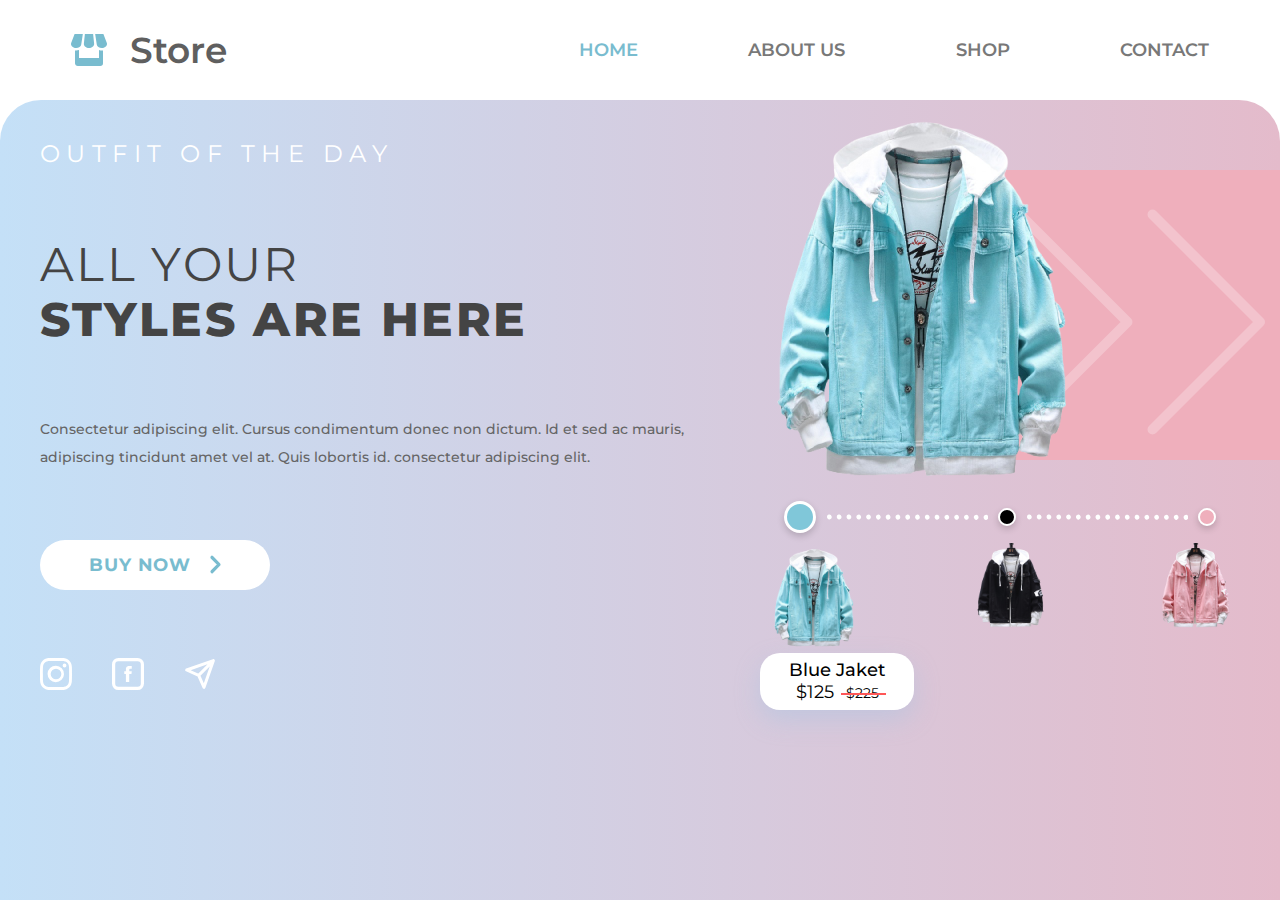
<file: index.html>
<!DOCTYPE html><html lang="en">  <head>    <meta charset="UTF-8" />    <meta name="viewport" content="width=device-width, initial-scale=1.0" />    <link rel="shortcut icon" href="img/favicon.ico" />    <link rel="stylesheet" href="css/style.min.css" />    <title>Fashion Landing Page</title>  </head>  <body>    <div class="wrapper _container"><!-- <HEADER>================================================== --><header class="header">  <div class="header__container">    <div class="header__logo">      <a href="http://artm.sbs">        <picture><source srcset="img/header/logo.svg" type="image/webp"><img src="img/header/logo.svg" alt="Logo" /></picture>        <div>Store</div>      </a>    </div>    <div class="header__opacity-bg"></div>    <div class="header__menu menu">      <div class="menu__icon"><span></span></div>      <nav class="menu__body">        <ul class="menu__list">          <li class="menu__item _btn-actH"><a data-goto=".page" class="menu__link" href="#" onmousedown="Page()">Home</a></li>          <li class="menu__item"><a data-goto=".about-us" class="menu__link" href="#" onmousedown="aboutUs()">About us</a></li>          <li class="menu__item"><a data-goto=".page" class="menu__link" href="#" onmousedown="shop()">Shop</a></li>          <li class="menu__item"><a data-goto=".page" class="menu__link" href="#" onmousedown="contact()">Contact</a></li>        </ul>      </nav>    </div>  </div></header><!-- <HEADER>================================================== --> <!-- Page================================================== --><div class="page" id="pageE">  <div class="page__text-mb">Outfit of the day</div>  <div class="page__text text-page">    <div class="text-page__text-top">Outfit of the day</div>    <div class="text-page__title">      All your <br />      <span>styles are here</span>    </div>    <div class="text-page__text-bottom">Consectetur adipiscing elit. Cursus condimentum donec non dictum. Id et <br />sed ac mauris, adipiscing tincidunt amet vel at. Quis lobortis id. <br />consectetur adipiscing elit.</div>    <a class="text-page__btn" href="javascript:PopUpShow()"><span>buy now</span> <picture><source srcset="img/body/vector_btn.svg" type="image/webp"><img src="img/body/vector_btn.svg" alt="" /></picture></a>    <div class="text-page__social">      <a href="#"><picture><source srcset="img/footer/inst.svg" type="image/webp"><img src="img/footer/inst.svg" alt="" /></picture></a>      <a href="#"><picture><source srcset="img/footer/fb.svg" type="image/webp"><img src="img/footer/fb.svg" alt="" /></picture></a>      <a href="#"><picture><source srcset="img/footer/tlg.svg" type="image/webp"><img src="img/footer/tlg.svg" alt="" /></picture></a>    </div>  </div>  <div class="page__jackets jackets" id="jacketBlue">    <div class="jackets__big jackets__big_blue"></div>    <div class="jackets__colors colors">      <div class="colors__btns btns">        <a class="btns__circle blue-circle" style="width: 32px; height: 32px; border: 3px solid #ffffff"></a>        <div class="btns__points"></div>        <input type="button" onmousedown="blueBlack()" class="btns__circle black-circle" />        <div class="btns__points"></div>        <input type="button" onmousedown="blueRed()" class="btns__circle red-circle" />      </div>    </div>    <div class="jackets__prices prices">      <div class="prices__wrapper-img">        <div class="prices__small-jacket prices__small-jacket_blue" style="width: 110px; height: 110px"></div>        <div class="prices__small-jacket prices__small-jacket_black" style="width: 90px; height: 90px"></div>        <div class="prices__small-jacket prices__small-jacket_red" style="width: 90px; height: 90px"></div>      </div>      <div class="prises__wrapper-text prises__wrapper-text_blue">        <div class="prices__body prices__body_blue">          <div class="prices__text">            <div class="prices__name">Blue Jaket</div>            <div class="prices__new-old">$125 <span>$225</span></div>          </div>        </div>        <div class="prices__body prices__body_black" style="display: none">          <div class="prices__text">            <div class="prices__name">Black Jaket</div>            <div class="prices__new-old">$125 <span>$225</span></div>          </div>        </div>        <div class="prices__body prices__body_red" style="display: none">          <div class="prices__text">            <div class="prices__name">Pink Jaket</div>            <div class="prices__new-old">$125 <span>$225</span></div>          </div>        </div>      </div>    </div>  </div>  <div class="page__jackets jackets" id="jacketBlack" style="display: none">    <div class="jackets__big jackets__big_black"></div>    <div class="jackets__colors colors">      <div class="colors__btns btns">        <input type="button" onmousedown="blackBlue()" class="btns__circle blue-circle" />        <div class="btns__points"></div>        <a class="btns__circle black-circle" style="width: 32px; height: 32px; border: 3px solid #ffffff"></a>        <div class="btns__points"></div>        <input type="button" onmousedown="blackRed()" class="btns__circle red-circle" />      </div>    </div>    <div class="jackets__prices prices">      <div class="prices__wrapper-img">        <div class="prices__small-jacket prices__small-jacket_blue" style="width: 90px; height: 90px"></div>        <div class="prices__small-jacket prices__small-jacket_black" style="width: 110px; height: 110px"></div>        <div class="prices__small-jacket prices__small-jacket_red" style="width: 90px; height: 90px"></div>      </div>      <div class="prises__wrapper-text prises__wrapper-text_black">        <div class="prices__body prices__body_black">          <div class="prices__text">            <div class="prices__name">Black Jaket</div>            <div class="prices__new-old">$125 <span>$225</span></div>          </div>        </div>      </div>    </div>  </div>  <div class="page__jackets jackets" id="jacketRed" style="display: none">    <div class="jackets__big jackets__big_red"></div>    <div class="jackets__colors colors">      <div class="colors__btns btns">        <input type="button" onmousedown="redBlue()" class="btns__circle blue-circle" />        <div class="btns__points"></div>        <input type="button" onmousedown="redBlack()" class="btns__circle black-circle" />        <div class="btns__points"></div>        <a class="btns__circle red-circle" style="width: 32px; height: 32px; border: 3px solid #ffffff"></a>      </div>    </div>    <div class="jackets__prices prices">      <div class="prices__wrapper-img">        <div class="prices__small-jacket prices__small-jacket_blue" style="width: 90px; height: 90px"></div>        <div class="prices__small-jacket prices__small-jacket_black" style="width: 90px; height: 90px"></div>        <div class="prices__small-jacket prices__small-jacket_red" style="width: 110px; height: 110px"></div>      </div>      <div class="prises__wrapper-text prises__wrapper-text_red">        <div class="prices__body prices__body_red">          <div class="prices__text">            <div class="prices__name">Pink Jaket</div>            <div class="prices__new-old">$125 <span>$225</span></div>          </div>        </div>      </div>    </div>  </div></div><!-- Page END================================================== --> <div class="about-us" id="about-usS">  <div class="about-us__name"><h1>Name of our company</h1></div>  <div class="about-us__description">    Lorem ipsum dolor sit amet consectetur adipisicing elit. Iure aliquid nostrum quos perferendis accusantium ab, error laboriosam ipsam repudiandae porro eos ea dolorum eligendi itaque assumenda commodi numquam! Sint, molestias. Lorem ipsum dolor sit amet consectetur adipisicing elit. Eaque, repellat exercitationem tenetur facilis provident explicabo sapiente a rem ipsa, neque labore ea autem    quibusdam, amet nemo? Quia eveniet ad vero! Lorem ipsum dolor sit amet consectetur adipisicing elit. Quas ut dolor quaerat. Tempore nihil natus aperiam sequi nesciunt. Deserunt velit iste assumenda nam, fuga praesentium ea sed nihil doloribus natus.Lorem ipsum dolor sit amet consectetur adipisicing elit. Iure aliquid nostrum quos perferendis accusantium ab, error laboriosam ipsam repudiandae    porro eos ea dolorum eligendi itaque assumenda commodi numquam! Sint, molestias. Lorem ipsum dolor sit amet consectetur adipisicing elit. Eaque, repellat exercitationem tenetur facilis provident explicabo sapiente a rem ipsa, neque labore ea autem quibusdam, amet nemo? Quia eveniet ad vero! Lorem ipsum dolor sit amet consectetur adipisicing elit. Quas ut dolor quaerat. Tempore nihil natus    aperiam sequi nesciunt. Deserunt velit iste assumenda nam, fuga praesentium ea sed nihil doloribus natus.Lorem ipsum dolor sit amet consectetur adipisicing elit. Iure aliquid nostrum quos perferendis accusantium ab, error laboriosam ipsam repudiandae porro eos ea dolorum eligendi itaque assumenda commodi numquam! Sint, molestias. Lorem ipsum dolor sit amet consectetur adipisicing elit. Eaque,    repellat exercitationem tenetur facilis provident explicabo sapiente a rem ipsa, neque labore ea autem quibusdam, amet nemo? Quia eveniet ad vero! Lorem ipsum dolor sit amet consectetur adipisicing elit. Quas ut dolor quaerat. Tempore nihil natus aperiam sequi nesciunt. Deserunt velit iste assumenda nam, fuga praesentium ea sed nihil doloribus natus.  </div>  <div class="about-us__logo">    <picture><source srcset="img/about-us/logo.svg" type="image/webp"><img src="img/about-us/logo.svg" alt="Logo" /></picture>  </div></div> <div class="shop" id="shopP">  <div class="shop__container"><a href="#">This is a link to the website of our shop</a></div></div> <div class="contact" id="contactT">  <div class="contact__title">    <h2>Our contacts</h2>  </div>  <div class="contact__body body-contact">    <ul class="body-contact__list">      <li class="body-contact__item">        Telephone:        <a href="tel:000000000000">+000000000000</a>      </li>      <li class="body-contact__item">        Email:        <a href="mailto:000000000000">store@rambler.ru</a>      </li>      <li class="body-contact__item">        Telegram:        <a href="tg://resolve?domain=NikName">@nickName</a>      </li>    </ul>    <div class="body-contact__work-time work-time">      <div class="work-time__title">Working hours:</div>      <div class="work-time__weekdays"><span>Weekdays:</span> 9.00am-8.00pm</div>      <div class="work-time__satuday"><span>Saturday:</span> 10.00am-4.00pm</div>      <div class="work-time__sanday"><span>Sunday:</span> сlosed</div>    </div>  </div>  <div class="contact__adress-body adress-body">    <div class="adress-body__adress">Adress: <span>New York USA, Christopher Street</spa></div>    <div class="_adress2">New York USA, Christopher Street</div>    <div class="adress-body__map">      <iframe src="https://www.google.com/maps/embed?pb=!1m18!1m12!1m3!1d387190.2798953385!2d-74.2598694625961!3d40.697670066951815!2m3!1f0!2f0!3f0!3m2!1i1024!2i768!4f13.1!3m3!1m2!1s0x89c24fa5d33f083b%3A0xc80b8f06e177fe62!2z0J3RjNGOLdCZ0L7RgNC6LCDQodCo0JA!5e0!3m2!1sru!2sua!4v1640105140603!5m2!1sru!2sua" allowfullscreen="" loading="lazy"></iframe>    </div>  </div>  <div class="contact__body"></div></div></div>    <!-- <!-- ФОРМА ЗАКАЗА=================================================================== --><div class="checkout" id="popup1">  <form action="send.php" method="post" class="checkout__form form">    <div class="form__color">      <div class="form__dnwnl" id="dwnlD"></div>      <div class="form__jackets jacketsForm">        <div class="jacketsForm__Blue" id="jacketsFormBlue">          <picture><source srcset="img/body/blue105.svg" type="image/webp"><img src="img/body/blue105.svg" alt="Blue jackets"></picture>        </div>        <div class="jacketsForm__Black" id="jacketsFormBlack" style="display: none;">          <picture><source srcset="img/body/jacketBlack.svg" type="image/webp"><img src="img/body/jacketBlack.svg" alt="Black jackets"></picture>        </div>        <div class="jacketsForm__Red" id="jacketsFormRed" style="display: none;">          <picture><source srcset="img/body/jacketRed.svg" type="image/webp"><img src="img/body/jacketRed.svg" alt="Red jackets"></picture>        </div>      </div>      <div class="form__colorBody colorBody">        <div class="colorBody__item">          <input onclick="formJacketBlue()" id="Blue_Jacket" type="radio" name="chooseColors" class="colorBody__input" checked value="Blue">          <label for="Blue_Jacket" class="colorBody__label">Blue</label>        </div>        <div class="colorBody__item">          <input onclick="formJacketBlack()" id="Black_Jacket" type="radio" name="chooseColors" class="colorBody__input" value="Black">          <label for="Black_Jacket" class="colorBody__label">Black</label>        </div>        <div class="colorBody__item">          <input onclick="formJacketRed()" id="Red_Jacket" type="radio" name="chooseColors" class="colorBody__input" value="Pink">          <label for="Red_Jacket" class="colorBody__label">Pink</label>        </div>      </div>    </div>    <div class="form__shipping shipping">      <h2>Shipping Information</h2>      <div class="shipping__item">        <!-- <label for="firtName" class="shipping__label">First Name:</label> <br> -->        <input id="firstName" type="text" name="first_name" class="shipping__input" placeholder="First name" required>      </div>      <div class="shipping__item">        <!-- <label for="lastName" class="shipping__label">Last Name:</label><br> -->        <input id="lastName" type="text" name="last_name" class="shipping__input" placeholder="Last name">      </div>      <div class="shipping__item">        <!-- <label for="city" class="shipping__label">City:</label><br> -->        <input id="city" type="text" name="city" class="shipping__input" placeholder="City">      </div>      <div class="shipping__item">        <!-- <label for="adress" class="shipping__label">Address:</label><br> -->        <input id="adress" type="text" name="adress" class="shipping__input" placeholder="Adress">      </div>    </div>    <div class="form__contact contact-form">      <h2>Contact Information</h2>      <div class="contact-form__item">        <!-- <label for="formEmail" class="contact-form__label">Email Address:</label> -->        <input required id="formEmail" type="email" name="email" class="contact-form__input" placeholder="Email">        <span class="form__error">This field should contain email in the format: example@site.com</span>      </div>      <div class="contact-form__item">        <!-- <label for="number" class="contact-form__label">Phone Number:</label> -->        <input required id="number" type="text" name="number" class="contact-form__input" placeholder="Phone number" pattern="+380 [0-9] {9}" minlength="13" maxlength="13">        <span class="form__error">This field should contain a phone number in the format: +380995689514</span>      </div>      <div class="contact-form__item">        <!-- <label for="formMessage" class="contact-form__label">Comment</label> -->        <textarea name="message" id="formMessage" class="contact-form__input" placeholder="Comment..."></textarea>      </div>      <div class="contact-form__checkbox checkbox">        <input id="formAgreement" checked type="checkbox" name="agreement" class="checkbox__input" required>        <label for="formAgreement" class="checkbox__label"><span>I agree with <a>Terms</a> conditions and <a>Privacy policy</a></span></label>      </div>    </div>    <input type="submit" name="submit" value="confirm" class="form__btn" onclick="if(!this.form.agreement.checked){alert('You must agree to the terms first.');return false}" onmousedown="dwnld()">    <a href="javascript:PopUpHide()" class="form__close" ></a>    </form>  </div></div><!-- ФОРМА ЗАКАЗА END================================================================ -->    <script src="http://code.jquery.com/jquery-3.6.0.min.js"></script>    <script src="js/script.min.js"></script>  </body></html>
</file>
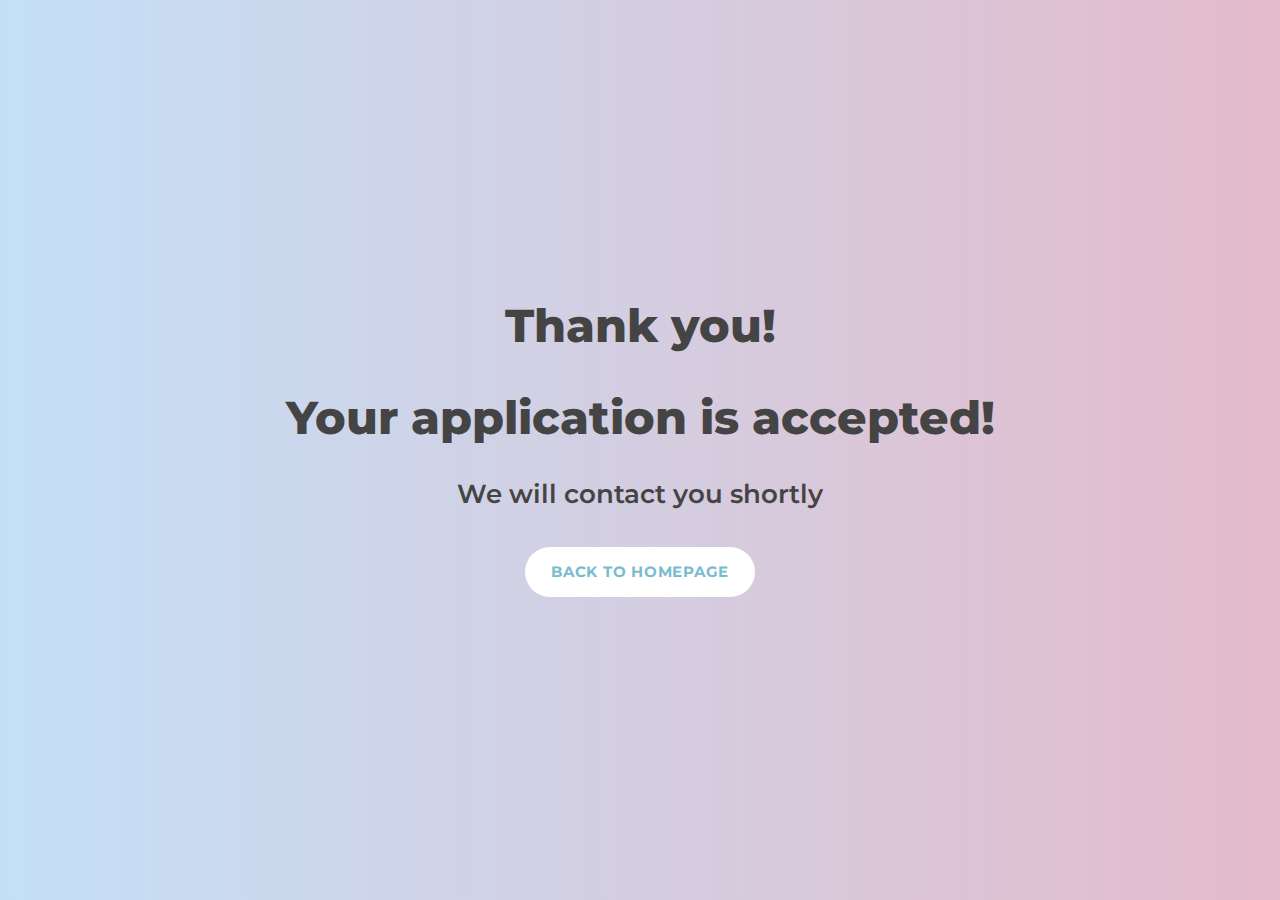
<file: thanks.html>
<!DOCTYPE html><html lang="en">  <head>    <meta charset="UTF-8" />    <meta http-equiv="X-UA-Compatible" content="IE=edge" />    <meta name="viewport" content="width=device-width, initial-scale=1.0" />    <link rel="shortcut icon" href="img/favicon.ico" />    <link rel="stylesheet" href="css/style.min.css" />    <title>Your application is accepted!</title>  </head>  <body>    <div class="thanks _container">      <h1 class="thanks__main-tittle">        <span>Thank you!</span><br>        <span>Your application is accepted!</spa>      </h1>      <h2 class="thanks__tittle">We will contact you shortly</h2>      <a href="http://artm.sbs" class="thanks__link"><span>back to Homepage</spa></a>    </div>  </body></html>
</file>
<file: css/style.min.css>
@charset "UTF-8";@import url(https://fonts.googleapis.com/css?family=Montserrat:400,500,600,700,800,regular);::-webkit-scrollbar{width:5px}::-webkit-scrollbar-track{-webkit-box-shadow:inset 0 0 6px rgba(0,0,0,.3);border-radius:10px}::-webkit-scrollbar-thumb{border-radius:10px;-webkit-box-shadow:inset 0 0 6px rgba(0,0,0,.5)}::-webkit-scrollbar-button{height:5px}*{padding:0;margin:0;border:0}*,:after,:before{-webkit-box-sizing:border-box;box-sizing:border-box}aside,footer,header,nav,section{display:block}body,html{height:100%;min-width:320px;scrollbar-color:rgba(0,0,0,.05) rgba(0,0,0,.1);scrollbar-width:thin}body{line-height:1;font-family:Montserrat;-ms-text-size-adjust:100%;-moz-texmt-size-adjust:100%;-webkit-text-size-adjust:100%}button,input,textarea{font-family:Montserrat;font-size:inherit}input::-ms-clear{display:none}input{cursor:pointer}button{cursor:pointer;background-color:inherit}button::-moz-focus-inner{padding:0;border:0}a,a:visited{text-decoration:none}a:hover{text-decoration:none}ul li{list-style:none}img{vertical-align:top}h1,h2,h3,h4,h5,h6{font-weight:inherit;font-size:inherit}.wrapper{min-height:100%;overflow:hidden;display:-webkit-box;display:-ms-flexbox;display:flex;-webkit-box-orient:vertical;-webkit-box-direction:normal;-ms-flex-direction:column;flex-direction:column}._container{max-width:1440px;margin:0 auto;-webkit-box-sizing:content-box;box-sizing:content-box}.page{-webkit-box-flex:1;-ms-flex:1 1 auto;flex:1 1 auto}._ibg{position:relative}._ibg img{position:absolute;width:100%;height:100%;top:0;left:0;-o-object-fit:cover;object-fit:cover}.header{position:fixed;width:100%;left:auto;top:0;z-index:10}.header__container{max-width:1440px;display:-webkit-box;display:-ms-flexbox;display:flex;padding:0 5.5555555556%;-webkit-box-pack:justify;-ms-flex-pack:justify;justify-content:space-between;-webkit-box-align:center;-ms-flex-align:center;align-items:center;height:100px;background-color:#fff;position:relative}.header__opacity-bg{display:none}.header__logo a{position:relative;z-index:5;display:-webkit-box;display:-ms-flexbox;display:flex;-webkit-box-align:center;-ms-flex-align:center;align-items:center;-webkit-box-pack:center;-ms-flex-pack:center;justify-content:center}.header__logo a div{font-weight:600;font-size:2.25rem;line-height:2.75rem;margin:0 0 0 23px;color:#5f5f5f}.menu__icon{display:none}.menu__body{outline-offset:-15px;display:-webkit-box;display:-ms-flexbox;display:flex;width:630px;-webkit-box-align:center;-ms-flex-align:center;align-items:center}.menu__list{display:-webkit-box;display:-ms-flexbox;display:flex;-webkit-box-pack:justify;-ms-flex-pack:justify;justify-content:space-between;-ms-flex-wrap:wrap;flex-wrap:wrap;text-transform:uppercase;width:630px;-webkit-transition:all 1s ease 0s;-o-transition:all 1s ease 0s;transition:all 1s ease 0s}.menu__list li:not(:last-child){margin:0}.menu__list li{display:-webkit-box;display:-ms-flexbox;display:flex;-webkit-box-pack:center;-ms-flex-pack:center;justify-content:center;-webkit-box-align:center;-ms-flex-align:center;align-items:center}.menu__link{width:100%;height:100%;display:-webkit-box;display:-ms-flexbox;display:flex;-webkit-box-align:center;-ms-flex-align:center;align-items:center;-webkit-box-pack:center;-ms-flex-pack:center;justify-content:center;color:#787878;font-weight:600;font-size:1.125rem;line-height:124.5%;-webkit-transition:all .2s ease 0s;-o-transition:all .2s ease 0s;transition:all .2s ease 0s}.menu__link:hover{color:#000}._btn-actH{display:-webkit-box;display:-ms-flexbox;display:flex;-webkit-box-pack:center;-ms-flex-pack:center;justify-content:center;-webkit-box-align:center;-ms-flex-align:center;align-items:center;-webkit-transition-duration:-.5s;-o-transition-duration:-.5s;transition-duration:-.5s}._btn-actH a{font-size:1.125rem;line-height:124.5%;color:#79bccf}._btn-actH a:hover{color:#79bccf}._btn-act{background:-webkit-gradient(linear,left top,left bottom,from(#4e7d96),to(#396d89));background:-o-linear-gradient(top,#4e7d96 0,#396d89 100%);background:linear-gradient(180deg,#4e7d96 0,#396d89 100%);-webkit-box-shadow:0 23px 58px rgba(57,109,137,.15);box-shadow:0 23px 58px rgba(57,109,137,.15);border-radius:45px;display:-webkit-box;display:-ms-flexbox;display:flex;-webkit-box-pack:center;-ms-flex-pack:center;justify-content:center;-webkit-box-align:center;-ms-flex-align:center;align-items:center;-webkit-transition-duration:-.5s;-o-transition-duration:-.5s;transition-duration:-.5s;color:#fff}.highlight:hover a svg path{stroke:#4e7d96}.highlight a svg path{stroke:#4e7d96}.page{background:-webkit-gradient(linear,left top,right top,from(#c4e0f7),to(#e4bbcb));background:-o-linear-gradient(left,#c4e0f7,#e4bbcb);background:linear-gradient(90deg,#c4e0f7,#e4bbcb);margin:100px 0 0 0;border-top-left-radius:2.5625rem;border-top-right-radius:2.5625rem;display:-webkit-box;display:-ms-flexbox;display:flex;-webkit-box-pack:justify;-ms-flex-pack:justify;justify-content:space-between;-webkit-box-align:start;-ms-flex-align:start;align-items:flex-start;padding:40px 0 0 80px;height:auto;position:relative}.page::after{position:absolute;content:"";width:507px;height:290px;top:70px;right:-100px;background:url(../img/body/arrow.svg) no-repeat}.text-page{height:550px;display:-webkit-box;display:-ms-flexbox;display:flex;-webkit-box-orient:vertical;-webkit-box-direction:normal;-ms-flex-direction:column;flex-direction:column;-webkit-box-pack:justify;-ms-flex-pack:justify;justify-content:space-between;margin:0}.text-page__text-top{font-size:1.5rem;line-height:1.75rem;letter-spacing:.27em;text-transform:uppercase;color:#fff}.text-page__title{font-weight:400;font-size:4rem;line-height:5.3125rem;letter-spacing:.05em;text-transform:uppercase;color:#444}.text-page__title span{font-weight:800}.text-page__text-bottom{font-weight:500;font-size:.875rem;line-height:1.75rem;color:#656565}.text-page__btn{background:#fff;-webkit-box-shadow:0 7px 20px rgba(121,188,207,.4) ivory;box-shadow:0 7px 20px rgba(121,188,207,.4) ivory;width:230px;height:50px;border-radius:6.25rem;display:-webkit-box;display:-ms-flexbox;display:flex;-webkit-box-orient:horizontal;-webkit-box-direction:normal;-ms-flex-direction:row;flex-direction:row;-webkit-box-align:center;-ms-flex-align:center;align-items:center;-webkit-box-pack:justify;-ms-flex-pack:justify;justify-content:space-between;padding:0 49px 0 49px;-webkit-transition:all .5s ease 0s;-o-transition:all .5s ease 0s;transition:all .5s ease 0s;cursor:pointer}.text-page__btn a{width:100%;height:100%}.text-page__btn:hover{-webkit-box-shadow:0 0 10px 0 rgba(121,188,207,.8) inset,0 0 10px 4px rgba(121,188,207,.8);box-shadow:0 0 10px 0 rgba(121,188,207,.8) inset,0 0 10px 4px rgba(121,188,207,.8)}.text-page__btn span{font-style:normal;font-weight:700;font-size:1.125rem;line-height:1.375rem;letter-spacing:.05em;text-transform:uppercase;color:#79bccf}.text-page__btn img{height:19px;width:11px}.jackets{margin:-40px 0 0 70px;display:-webkit-box;display:-ms-flexbox;display:flex;-webkit-box-orient:vertical;-webkit-box-direction:normal;-ms-flex-direction:column;flex-direction:column;-webkit-box-pack:justify;-ms-flex-pack:justify;justify-content:space-between;-webkit-box-align:start;-ms-flex-align:start;align-items:flex-start;width:620px;position:relative;z-index:2}.jackets__big{width:332px;height:400px}.colors__btns{height:33px;width:33px}.btns{display:-webkit-box;display:-ms-flexbox;display:flex;-webkit-box-pack:justify;-ms-flex-pack:justify;justify-content:space-between;-webkit-box-align:center;-ms-flex-align:center;align-items:center;padding:0 5% 0 5%;width:480px;-webkit-box-sizing:border-box;box-sizing:border-box}.btns__circle{width:18px;height:18px;border:2px solid #fff;-webkit-box-sizing:border-box;box-sizing:border-box;-webkit-box-shadow:0 3px 7px rgba(0,0,0,.18);box-shadow:0 3px 7px rgba(0,0,0,.18);border-radius:50%;-webkit-transition:all 1s ease 0s;-o-transition:all 1s ease 0s;transition:all 1s ease 0s}.btns__points{background-image:url(../img/body/dot.svg);background-repeat:no-repeat;width:162px;height:6.5px}.blue-circle{background:#80c7d9}.black-circle{background:#000}.red-circle{background:#efafbc}.prices{display:-webkit-box;display:-ms-flexbox;display:flex;-webkit-box-orient:vertical;-webkit-box-direction:normal;-ms-flex-direction:column;flex-direction:column;width:480px;-webkit-box-pack:justify;-ms-flex-pack:justify;justify-content:space-between;margin:0;height:170px}.prices__wrapper-img{display:-webkit-box;display:-ms-flexbox;display:flex;-webkit-box-pack:justify;-ms-flex-pack:justify;justify-content:space-between;margin:10px 0 0 0}.prices__small-jacket{-webkit-transition:all 1s ease 0s;-o-transition:all 1s ease 0s;transition:all 1s ease 0s}.prices__small-jacket_blue{background:url(../img/body/jacketBlue.svg) center/cover no-repeat}.prices__small-jacket_black{background:url(../img/body/jacketBlack.svg) center/cover no-repeat}.prices__small-jacket_red{background:url(../img/body/jacketRed.svg) center/cover no-repeat}.prices__body{background:#fff;-webkit-box-shadow:0 10px 25px rgba(152,196,228,.35);box-shadow:0 10px 25px rgba(152,196,228,.35);border-radius:20px;width:154px;height:57px;display:-webkit-box;display:-ms-flexbox;display:flex;-webkit-box-align:center;-ms-flex-align:center;align-items:center;-webkit-box-pack:center;-ms-flex-pack:center;justify-content:center}.prices__text{display:-webkit-box;display:-ms-flexbox;display:flex;-webkit-box-orient:vertical;-webkit-box-direction:normal;-ms-flex-direction:column;flex-direction:column;-webkit-box-align:center;-ms-flex-align:center;align-items:center;-webkit-box-pack:center;-ms-flex-pack:center;justify-content:center}.prices__name{font-weight:500;font-size:1.125rem;line-height:1.375rem;color:#000}.prices__new-old{font-weight:400;font-size:1.125rem;line-height:1.375rem;color:#000}.prices__new-old span{margin:0 0 0 7px;font-size:.875rem;position:relative}.prices__new-old span::after{content:"";width:45px;height:1.5px;background-color:#ff5757;position:absolute;top:9px;left:-5px}.prises__wrapper-text{display:-webkit-box;display:-ms-flexbox;display:flex;-webkit-box-pack:justify;-ms-flex-pack:justify;justify-content:space-between;-ms-flex-item-align:center;align-self:center;padding:0}.text-page__social{margin:0}.text-page__social a{margin:0 36px 0 0}.jackets__big_red{background:url(../img/body/jacketRed.svg) center/cover no-repeat}.jackets__big_blue{background:url(../img/body/jacketBlue.svg) center/cover no-repeat}.jackets__big_black{background:url(../img/body/jacketBlack.svg) center/cover no-repeat}.prises__wrapper-text_red{-ms-flex-item-align:end;align-self:flex-end}.prises__wrapper-text_black{-ms-flex-item-align:center;align-self:center}.prises__wrapper-text_blue{-ms-flex-item-align:start;align-self:flex-start}.page__text-mb{display:none;font-size:.875rem;line-height:1.75rem;letter-spacing:.87em;text-transform:uppercase;color:#fff;-webkit-box-ordinal-group:2;-ms-flex-order:1;order:1;margin:-30px 0 0 0;-ms-flex-item-align:center;align-self:center}.about-us{display:none;background:-webkit-gradient(linear,left top,right top,from(#c4e0f7),to(#e4bbcb));background:-o-linear-gradient(left,#c4e0f7,#e4bbcb);background:linear-gradient(90deg,#c4e0f7,#e4bbcb);border-top-left-radius:2.5625rem;border-top-right-radius:2.5625rem;outline-offset:-5px;margin:100px 0 0 0;padding:40px 40px 40px 40px;-webkit-box-orient:vertical;-webkit-box-direction:normal;-ms-flex-direction:column;flex-direction:column;-webkit-box-align:center;-ms-flex-align:center;align-items:center;-webkit-box-pack:justify;-ms-flex-pack:justify;justify-content:space-between;-webkit-box-flex:1;-ms-flex:1 1 auto;flex:1 1 auto}.about-us__name{font-size:3.4375rem;font-weight:600;color:#5f5f5f;text-align:center}.about-us__description{margin-top:15px}.about-us__logo{border:8px dashed #5f5f5f;display:-webkit-box;display:-ms-flexbox;display:flex;-webkit-box-align:center;-ms-flex-align:center;align-items:center;-webkit-box-pack:center;-ms-flex-pack:center;justify-content:center;padding:15px;margin-top:15px}.about-us__logo img{width:100%;height:100%}.shop{display:none;background:-webkit-gradient(linear,left top,right top,from(#c4e0f7),to(#e4bbcb));background:-o-linear-gradient(left,#c4e0f7,#e4bbcb);background:linear-gradient(90deg,#c4e0f7,#e4bbcb);border-top-left-radius:2.5625rem;border-top-right-radius:2.5625rem;margin:100px 0 0 0;padding:40px 40px 40px 40px;-webkit-box-orient:vertical;-webkit-box-direction:normal;-ms-flex-direction:column;flex-direction:column;-webkit-box-align:center;-ms-flex-align:center;align-items:center;-webkit-box-pack:justify;-ms-flex-pack:justify;justify-content:space-between;-webkit-box-flex:1;-ms-flex:1 1 auto;flex:1 1 auto}.shop__container{width:100%;height:75vh;display:-webkit-box;display:-ms-flexbox;display:flex;-webkit-box-align:center;-ms-flex-align:center;align-items:center;-webkit-box-pack:center;-ms-flex-pack:center;justify-content:center}.contact{display:none;background:-webkit-gradient(linear,left top,right top,from(#c4e0f7),to(#e4bbcb));background:-o-linear-gradient(left,#c4e0f7,#e4bbcb);background:linear-gradient(90deg,#c4e0f7,#e4bbcb);border-top-left-radius:2.5625rem;border-top-right-radius:2.5625rem;margin:100px 0 0 0;padding:30px 40px 40px 30px;-webkit-box-orient:vertical;-webkit-box-direction:normal;-ms-flex-direction:column;flex-direction:column;-webkit-box-align:center;-ms-flex-align:center;align-items:center;-webkit-box-pack:justify;-ms-flex-pack:justify;justify-content:space-between;-webkit-box-flex:1;-ms-flex:1 1 auto;flex:1 1 auto}.contact__title{-ms-flex-item-align:start;align-self:flex-start;font-size:3.5rem;font-weight:600;color:#444;margin:0 0 40px 0}.body-contact{width:100%;display:-webkit-box;display:-ms-flexbox;display:flex;-ms-flex-pack:distribute;justify-content:space-around}.body-contact__item{padding:0 0 0 30px}.body-contact__item:not(:last-child){margin:0 0 20px 0}.body-contact__item:nth-child(1){background:url(../img/contact/tel.svg) 0 0/auto 100% no-repeat}.body-contact__item:nth-child(2){background:url(../img/contact/email.svg) 0 0/auto 100% no-repeat}.body-contact__item:nth-child(3){background:url(../img/contact/tlg.svg) 0 0/auto 100% no-repeat}.body-contact__item a{color:#000;-webkit-transition:all .5s ease 0s;-o-transition:all .5s ease 0s;transition:all .5s ease 0s}.body-contact__item a:hover{color:#9650e4}.work-time div:not(:last-child){margin:0 0 15px 0}.work-time span{font-weight:500}.work-time__title{font-weight:600;color:#444}.adress-body{width:100%;padding:25px 40px 0 40px;display:-webkit-box;display:-ms-flexbox;display:flex;-webkit-box-orient:vertical;-webkit-box-direction:normal;-ms-flex-direction:column;flex-direction:column}.adress-body__adress{font-weight:600;margin:0 0 30px 0;background:url(../img/contact/loc.svg) 0 0/auto 100% no-repeat;padding:0 0 0 20px}.adress-body__adress span{font-weight:400}.adress-body__map{padding:0 0 22% 0;overflow:hidden;position:relative;max-width:600px;min-height:250px}.adress-body__map iframe{width:100%;height:100%;-o-object-fit:cover;object-fit:cover;-o-object-position:center;object-position:center;position:absolute;top:0;left:0}._adress2{display:none}.checkout{width:100%;min-height:100%;background-color:rgba(0,0,0,.5);overflow:hidden;position:fixed;top:0;left:0;right:0;z-index:10;display:-webkit-box;display:-ms-flexbox;display:flex;-webkit-box-pack:center;-ms-flex-pack:center;justify-content:center;-webkit-box-align:center;-ms-flex-align:center;align-items:center;z-index:9999}.form{overflow-y:auto;height:95vh;width:500px;background-color:#d5cbde;color:#000;border-radius:15px;padding:10px 20px 15px 20px;display:-webkit-box;display:-ms-flexbox;display:flex;-webkit-box-orient:vertical;-webkit-box-direction:normal;-ms-flex-direction:column;flex-direction:column;-webkit-box-pack:justify;-ms-flex-pack:justify;justify-content:space-between;position:relative;border:2px solid #fff;-webkit-box-sizing:border-box;box-sizing:border-box;z-index:15;-webkit-transition:all 1s ease 0s;-o-transition:all 1s ease 0s;transition:all 1s ease 0s}.form__title{-ms-flex-item-align:center;align-self:center;font-size:1.75rem;font-weight:700}.form__btn{min-height:50px;border-radius:25px;width:40%;-ms-flex-item-align:center;align-self:center;background-color:#79bccf;color:#fff;font-weight:600;font-size:1.25rem;text-transform:uppercase;letter-spacing:3px;margin:15px 0 0 0}.shipping h2{font-weight:600;font-size:1.0625rem;margin:0 0 10px 0;text-transform:uppercase;text-align:center}.shipping__item:invalid:required{border:3px solid red}.shipping__input{width:100%;height:33px;border-radius:15px;padding:0 15px;font-size:1.0625rem;font-weight:500;margin:0 0 10px 0}.jacketsForm{display:-webkit-box;display:-ms-flexbox;display:flex;-webkit-box-pack:center;-ms-flex-pack:center;justify-content:center;-webkit-box-align:center;-ms-flex-align:center;align-items:center}.jacketsForm img{width:150px;height:150px;border-radius:15px;background-color:#d5cbde}.form__close{position:fixed;right:25px;top:35px;width:30px;height:5px}.form__close::before{content:"";width:30px;height:3px;background-color:#fff;position:absolute;-webkit-transform:rotate(-45deg);-ms-transform:rotate(-45deg);transform:rotate(-45deg)}.form__close::after{content:"";width:30px;height:3px;background-color:#fff;position:absolute;-webkit-transform:rotate(45deg);-ms-transform:rotate(45deg);transform:rotate(45deg)}.colorBody{display:-webkit-box;display:-ms-flexbox;display:flex;-ms-flex-pack:distribute;justify-content:space-around;-webkit-box-align:center;-ms-flex-align:center;align-items:center;margin:0 0 15px 0}.colorBody__input{display:none}.colorBody__label{font-size:16px;line-height:140%;display:-webkit-inline-box;display:-ms-inline-flexbox;display:inline-flex;-webkit-box-align:center;-ms-flex-align:center;align-items:center;position:relative;cursor:pointer}.colorBody__label::before{content:"";-ms-flex-item-align:start;align-self:flex-start;-webkit-box-flex:0;-ms-flex:0 0 20px;flex:0 0 20px;height:20px;background-color:#fff;border-radius:50%;margin:0 10px 0 0}.colorBody__label::after{-webkit-transition:-webkit-transform .5s ease 0s;transition:-webkit-transform .5s ease 0s;-o-transition:transform .5s ease 0s;transition:transform .5s ease 0s;transition:transform .5s ease 0s,-webkit-transform .5s ease 0s;content:"";width:12px;height:12px;position:absolute;top:4px;left:4px;background-color:#333;border-radius:50%;-webkit-transform:scale(0);-ms-transform:scale(0);transform:scale(0)}.colorBody__input:checked+.colorBody__label::after{-webkit-transform:scale(1);-ms-transform:scale(1);transform:scale(1)}.contact-form h2{font-weight:600;font-size:1.0625rem;margin:0 0 10px 0;text-transform:uppercase;text-align:center}.contact-form__input{width:100%;height:33px;border-radius:15px;padding:5px 15px 5px 15px;font-size:1.0625rem;font-weight:500;margin:0 0 10px 0}.contact-form__item textarea{height:60px;resize:none;padding:5px 15px 5px 15px}.checkbox{display:-webkit-box;display:-ms-flexbox;display:flex;-webkit-box-align:center;-ms-flex-align:center;align-items:center;-webkit-box-pack:start;-ms-flex-pack:start;justify-content:flex-start}.checkbox__input{display:none}.checkbox__label{font-size:.8125rem;letter-spacing:1px;position:relative}.checkbox__label span{margin:0 0 0 25px}.checkbox__label span a{cursor:pointer;color:#00708f}.checkbox__label::before{content:"";position:absolute;width:16px;height:16px;background-color:#fff;border-radius:3px;top:-2px;left:0}.checkbox__label::after{content:"";position:absolute;width:9px;height:9px;background-color:#000;border-radius:3px;top:1.5px;left:3.5px;-webkit-transform:scale(0);-ms-transform:scale(0);transform:scale(0)}.checkbox__input:checked+.checkbox__label::after{-webkit-transform:scale(1);-ms-transform:scale(1);transform:scale(1)}.form__error{color:red;text-align:left;font-size:.75rem;display:block;margin:-5px 0 5px 10px;display:none;font-weight:500}input:valid:not(:-moz-placeholder-shown){border-color:green}input:valid:not(:-ms-input-placeholder){border-color:green}input:valid:not(:placeholder-shown){border-color:green}input:invalid:not(:-moz-placeholder-shown){border:2px solid red}input:invalid:not(:-ms-input-placeholder){border:2px solid red}input:invalid:not(:placeholder-shown){border:2px solid red}input:invalid:not(:-moz-placeholder-shown)+.form__error{display:block}input:invalid:not(:-ms-input-placeholder)+.form__error{display:block}input:invalid:not(:placeholder-shown)+.form__error{display:block}.thanks{max-width:1440px;height:100%;overflow:hidden;-webkit-box-sizing:border-box;box-sizing:border-box;display:-webkit-box;display:-ms-flexbox;display:flex;-webkit-box-orient:vertical;-webkit-box-direction:normal;-ms-flex-direction:column;flex-direction:column;-webkit-box-align:center;-ms-flex-align:center;align-items:center;-webkit-box-pack:center;-ms-flex-pack:center;justify-content:center;border-top-left-radius:2.5625rem;border-top-right-radius:2.5625rem;background:-webkit-gradient(linear,left top,right top,from(#c4e0f7),to(#e4bbcb));background:-o-linear-gradient(left,#c4e0f7,#e4bbcb);background:linear-gradient(90deg,#c4e0f7,#e4bbcb);padding:80px 40px 80px 40px}.thanks__main-tittle{font-weight:800;font-size:2.875rem;color:#444;display:-webkit-box;display:-ms-flexbox;display:flex;-webkit-box-orient:vertical;-webkit-box-direction:normal;-ms-flex-direction:column;flex-direction:column;-webkit-box-align:center;-ms-flex-align:center;align-items:center;text-align:center;margin:0 0 40px 0}.thanks__tittle{font-weight:600;font-size:1.625rem;color:#444;margin:0 0 40px 0}.thanks__link{background:#fff;-webkit-box-shadow:0 7px 20px rgba(121,188,207,.4) ivory;box-shadow:0 7px 20px rgba(121,188,207,.4) ivory;width:230px;height:50px;border-radius:6.25rem;display:-webkit-box;display:-ms-flexbox;display:flex;-webkit-box-orient:horizontal;-webkit-box-direction:normal;-ms-flex-direction:row;flex-direction:row;-webkit-box-align:center;-ms-flex-align:center;align-items:center;-webkit-box-pack:center;-ms-flex-pack:center;justify-content:center;padding:0 20px 0 20px;-webkit-transition:all .5s ease 0s;-o-transition:all .5s ease 0s;transition:all .5s ease 0s}.thanks__link:hover{-webkit-box-shadow:0 0 10px 0 rgba(121,188,207,.8) inset,0 0 10px 4px rgba(121,188,207,.8);box-shadow:0 0 10px 0 rgba(121,188,207,.8) inset,0 0 10px 4px rgba(121,188,207,.8)}.thanks__link span{font-style:normal;font-weight:700;font-size:.9375rem;line-height:1.375rem;letter-spacing:.05em;text-transform:uppercase;color:#79bccf}.thanks__link:hover{color:#4190a4}@media (max-width:1439px){.thanks{border-radius:0}}@media (max-width:1428px){.text-page__title{font-size:3.375rem}}@media (max-width:1286px){.page{padding:40px 40px 0 40px}.text-page__title{font-size:2.9375rem;line-height:3.4375rem}.text-page__text-bottom br{display:none}}@media (max-width:1200px){.text-page__title{font-size:2.75rem;line-height:3.4375rem}}@media (max-width:1132px){.menu__list{display:-webkit-box;display:-ms-flexbox;display:flex;-webkit-box-pack:justify;-ms-flex-pack:justify;justify-content:space-between}}@media (max-width:1084px){.text-page__text-top{font-size:1.25rem}}@media (max-width:1025px){.text-page__text-top{font-size:1rem;letter-spacing:.18em}}@media (max-width:1009px){.jackets{width:520px;margin:-40px 0 0 0}}@media (max-width:985px){.text-page__title{font-size:2.375rem}}@media (max-width:953px){.menu__body{width:500px}}@media (max-width:875px){.header__container{height:80px;padding:0 1.7361111111%}.page{margin:80px 0 0 0}.page::after{display:none}.page{-webkit-box-orient:vertical;-webkit-box-direction:normal;-ms-flex-direction:column;flex-direction:column;padding:40px 40px 0 40px}.text-page{-ms-flex-item-align:center;align-self:center;margin:15px 0 0 0;-webkit-box-ordinal-group:4;-ms-flex-order:3;order:3;height:340px;padding:15px 15px 15px 15px}.text-page__text-top{display:none}.text-page__title{text-align:center}.text-page__text-bottom{text-align:center}.text-page__btn{-ms-flex-item-align:center;align-self:center}.jackets{-ms-flex-item-align:center;align-self:center;background:0 0;-webkit-box-ordinal-group:3;-ms-flex-order:2;order:2;margin-top:-15px}.jackets__big{margin:15px auto 0 auto;width:285px;height:340px}.page__text-mb{display:block}.about-us{margin:80px 0 0 0}.shop{margin:80px 0 0 0}.contact{margin:80px 0 0 0}}@media (max-width:790px){.thanks__main-tittle{font-size:2.25rem}}@media (max-width:767px){.header__opacity-bg{position:fixed;top:80px;right:0;width:100%;height:100%;overflow:auto;z-index:1;background-color:#000;opacity:0}.menu__icon{z-index:5;display:block;position:relative;width:35px;height:25px;cursor:pointer}.menu__icon span,.menu__icon::after,.menu__icon::before{left:0;position:absolute;height:4px;width:100%;-webkit-transition:all .3s ease 0s;-o-transition:all .3s ease 0s;transition:all .3s ease 0s;background-color:#7095a9}.menu__icon::after,.menu__icon::before{content:""}.menu__icon::before{top:0}.menu__icon::after{bottom:0}.menu__icon span{top:50%;-webkit-transform:scale(1) translate(0,-50%);-ms-transform:scale(1) translate(0,-50%);transform:scale(1) translate(0,-50%)}.menu__icon._active span{-webkit-transform:scale(0) translate(0,-50%);-ms-transform:scale(0) translate(0,-50%);transform:scale(0) translate(0,-50%)}.menu__icon._active::before{top:50%;-webkit-transform:rotate(-45deg) translate(0,-60%);-ms-transform:rotate(-45deg) translate(0,-60%);transform:rotate(-45deg) translate(0,-60%)}.menu__icon._active::after{bottom:50%;-webkit-transform:rotate(45deg) translate(0,80%);-ms-transform:rotate(45deg) translate(0,80%);transform:rotate(45deg) translate(0,80%)}.menu__body{position:fixed;top:0;right:-100%;width:20%;height:300px;background-color:#fff;padding:80px 0 0 0;-webkit-transition:all .5s ease 0s;-o-transition:all .5s ease 0s;transition:all .5s ease 0s;overflow:auto;z-index:4}.menu__body::before{content:"";position:fixed;width:100%;top:0;left:0;height:100px;background-color:#fff;z-index:2}.menu__body._active{right:0}.menu__list li{width:100%;height:15%}.menu__list{display:-webkit-box;display:-ms-flexbox;display:flex;-webkit-box-align:center;-ms-flex-align:center;align-items:center;border-top:1px solid rgba(0,0,0,.5);background-color:#fff;-webkit-box-orient:vertical;-webkit-box-direction:normal;-ms-flex-direction:column;flex-direction:column;width:100%;height:100%;-webkit-box-pack:justify;-ms-flex-pack:justify;justify-content:space-between;-webkit-box-align:start;-ms-flex-align:start;align-items:flex-start}.menu__list>li{margin:0}.menu__link{font-size:1.125rem;-webkit-box-pack:start;-ms-flex-pack:start;justify-content:flex-start;padding:0 15px 0 15px}._btn-actH{border-radius:0}._btn-actH a{font-size:1.25rem}._opacity-bg-act{opacity:.5;display:block}}@media (max-width:767px) and (max-width:693px){.menu__body{width:22%}}@media (max-width:767px) and (max-width:629px){.menu__body{width:27%}}@media (max-width:767px) and (max-width:512px){.menu__body{width:32%}}@media (max-width:767px) and (max-width:432px){.menu__body{width:38%}}@media (max-width:767px) and (max-width:364px){.menu__body{width:45%}}@media (max-width:767px) and (max-width:767px){.menu__body::before{height:80px}}@media (max-width:704px){.text-page{height:380px}}@media (max-width:635px){.thanks__main-tittle{font-size:1.875rem}.thanks__tittle{font-size:1.375rem}}@media (max-width:626px){.jackets{-webkit-box-align:center;-ms-flex-align:center;align-items:center}.colors{display:-webkit-box;display:-ms-flexbox;display:flex;-webkit-box-align:center;-ms-flex-align:center;align-items:center;-webkit-box-pack:center;-ms-flex-pack:center;justify-content:center}.btns{width:300px}.btns__points{width:66px}.prices{width:300px;margin:0 auto 0 auto}.prices__body{width:100px;margin:5px 0 0 0}.prices__name{font-size:.9375rem}}@media (max-width:624px){.contact{padding:30px 20px 20px 20px}}@media (max-width:587px){.body-contact{-webkit-box-orient:vertical;-webkit-box-direction:normal;-ms-flex-direction:column;flex-direction:column;-webkit-box-align:start;-ms-flex-align:start;align-items:flex-start}.work-time{margin:30px 0 30px 0;-ms-flex-item-align:end;align-self:flex-end}}@media (max-width:542px){.thanks__main-tittle{font-size:1.5625rem;margin:0 0 20px 0}.thanks__main-tittle br{display:none}.thanks__main-tittle span{margin:10px 0 0 0}.thanks__tittle{margin:0 0 20px 0}}@media (max-width:534px){.form{width:100vw;border-radius:0;border:none;height:100vh}.form__btn{width:100%;margin:25px 0 0 0;min-height:60px;font-size:1.5625rem}.shipping__input{height:50px;margin:0 0 20px 0}.form__close::before{background-color:#59565e}.form__close::after{background-color:#59565e}.contact-form__input{height:50px;margin:0 0 20px 0}.contact-form__item textarea{height:80px;margin:0 0 20px 0}.form__error{margin:-10px 0 10px 10px}}@media (max-width:511px){.text-page{height:420px}}@media (max-width:500px){.text-page__title{font-size:2.1875rem}}@media (max-width:479px){.body-contact{-webkit-box-align:center;-ms-flex-align:center;align-items:center}.work-time{-ms-flex-item-align:center;align-self:center}.adress-body__adress span{display:none}.adress-body__adress{margin:0 0 10px 0}._adress2{display:block;margin:0 0 20px 0}}@media (max-width:470px){.text-page__title{font-size:2rem}.text-page__social a{margin:0 15px 0 0}.text-page__social a img{width:26px;height:26px}}@media (max-width:465px){.thanks__main-tittle{font-size:1.25rem}.thanks__tittle{font-size:1.125rem;font-weight:500}}@media (max-width:441px){.about-us__name{font-size:2.1875rem}}@media (max-width:440px){.text-page{height:360px}.text-page__title{font-size:1.5625rem;line-height:2.1875rem}.text-page__text-bottom{font-size:.8125rem}}@media (max-width:430px){.page__text-mb{letter-spacing:.47em}.checkbox__label{font-size:.8125rem;letter-spacing:0}}@media (max-width:394px){.text-page{height:420px}}@media (max-width:389px){.adress-body{padding:25px 10px 0 10px}._adress2{font-size:.875rem}.thanks{padding:0 0 15px 0}.thanks__main-tittle{font-size:1.0625rem;font-weight:600}.thanks__tittle{font-size:.9375rem}}@media (max-width:382px){.checkbox__label{font-size:.6875rem}}@media (max-width:368px){.text-page{height:400px}.text-page__title{font-size:1.25rem}.text-page__text-bottom{font-size:.6875rem}}@media (max-width:336px){.page__text-mb{letter-spacing:.27em}}@media (max-width:334px){.checkbox__label{font-size:.625rem}}
</file>
